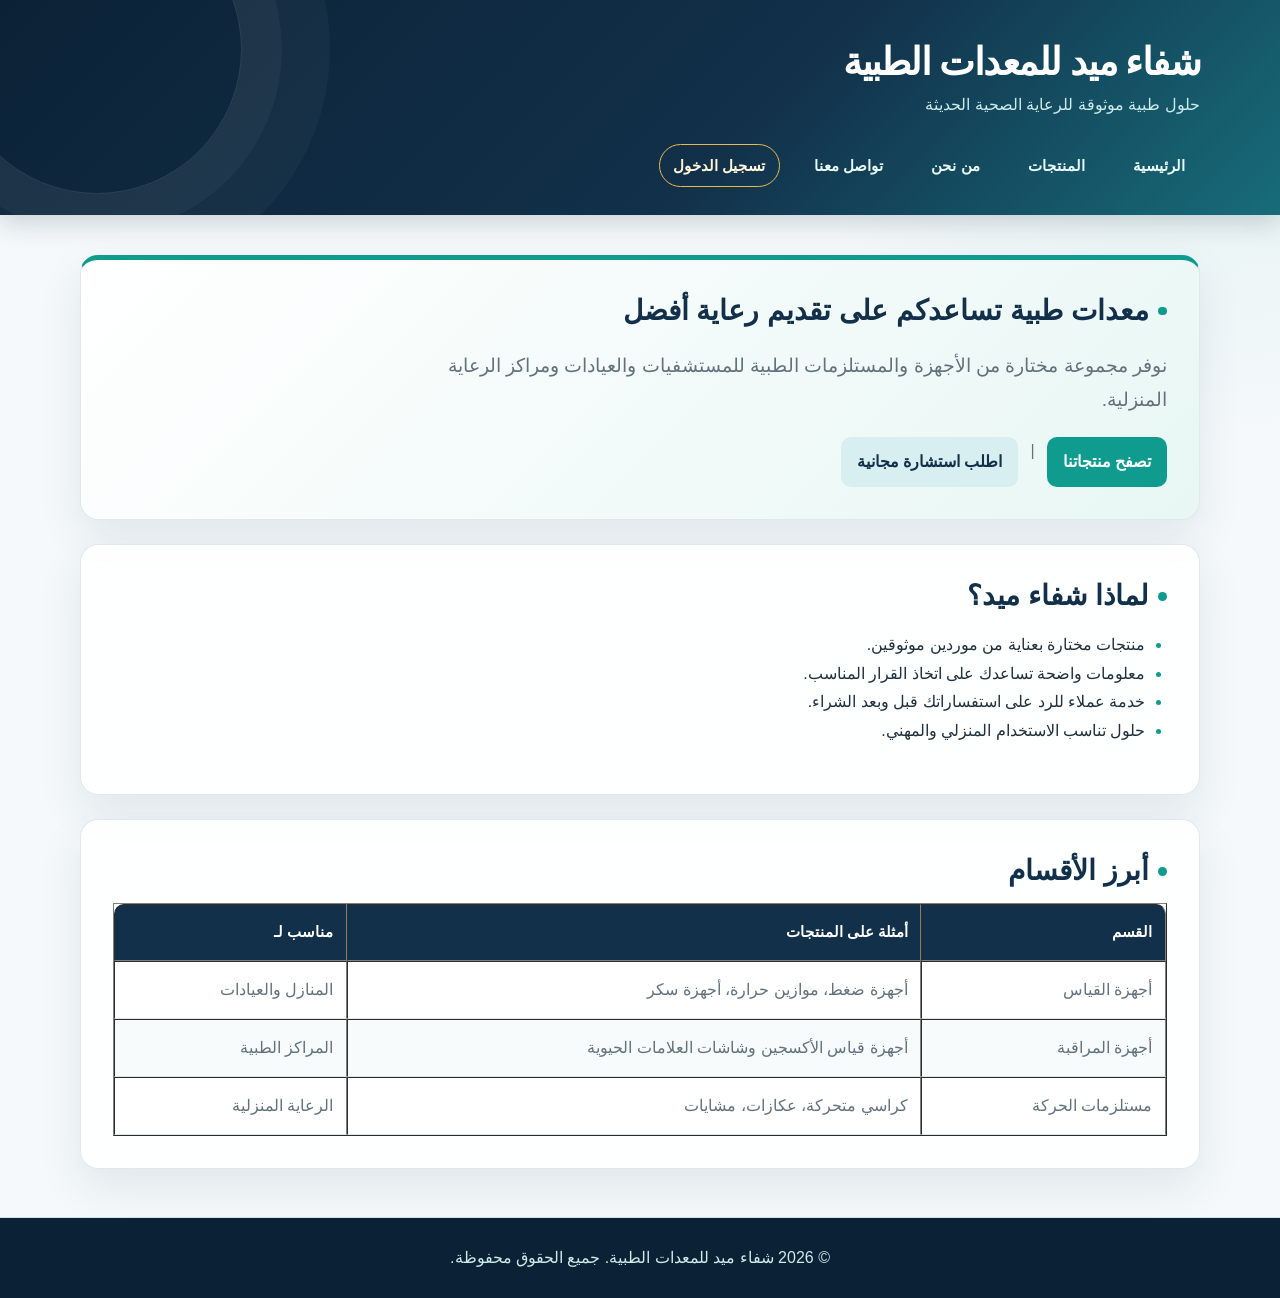
<file: index.html>
<!DOCTYPE html>
<html lang="ar" dir="rtl">
<head>
  <meta charset="UTF-8">
  <meta name="viewport" content="width=device-width, initial-scale=1.0">
  <title>شفاء ميد | الرئيسية</title>
  <link rel="stylesheet" href="styles.css">
</head>
</head>
<body>
  <header>
    <h1>شفاء ميد للمعدات الطبية</h1>
    <p>حلول طبية موثوقة للرعاية الصحية الحديثة</p>
    <nav aria-label="التنقل الرئيسي">
      <a href="index.html">الرئيسية</a> |
      <a href="products.html">المنتجات</a> |
      <a href="about.html">من نحن</a> |
      <a href="contact.html">تواصل معنا</a> |
      <a href="login.html">تسجيل الدخول</a>
    </nav>
  </header>
  <hr>

  <main>
    <section>
      <h2>معدات طبية تساعدكم على تقديم رعاية أفضل</h2>
      <p>نوفر مجموعة مختارة من الأجهزة والمستلزمات الطبية للمستشفيات والعيادات ومراكز الرعاية المنزلية.</p>
      <p><a href="products.html">تصفح منتجاتنا</a> | <a href="contact.html">اطلب استشارة مجانية</a></p>
    </section>

    <section>
      <h2>لماذا شفاء ميد؟</h2>
      <ul>
        <li>منتجات مختارة بعناية من موردين موثوقين.</li>
        <li>معلومات واضحة تساعدك على اتخاذ القرار المناسب.</li>
        <li>خدمة عملاء للرد على استفساراتك قبل وبعد الشراء.</li>
        <li>حلول تناسب الاستخدام المنزلي والمهني.</li>
      </ul>
    </section>

    <section>
      <h2>أبرز الأقسام</h2>
      <table border="1" cellpadding="8">
        <thead>
          <tr><th>القسم</th><th>أمثلة على المنتجات</th><th>مناسب لـ</th></tr>
        </thead>
        <tbody>
          <tr><td>أجهزة القياس</td><td>أجهزة ضغط، موازين حرارة، أجهزة سكر</td><td>المنازل والعيادات</td></tr>
          <tr><td>أجهزة المراقبة</td><td>أجهزة قياس الأكسجين وشاشات العلامات الحيوية</td><td>المراكز الطبية</td></tr>
          <tr><td>مستلزمات الحركة</td><td>كراسي متحركة، عكازات، مشايات</td><td>الرعاية المنزلية</td></tr>
        </tbody>
      </table>
    </section>
  </main>

  <hr>
  <footer>
    <p>© 2026 شفاء ميد للمعدات الطبية. جميع الحقوق محفوظة.</p>
  </footer>
</body>
</html>
</file>
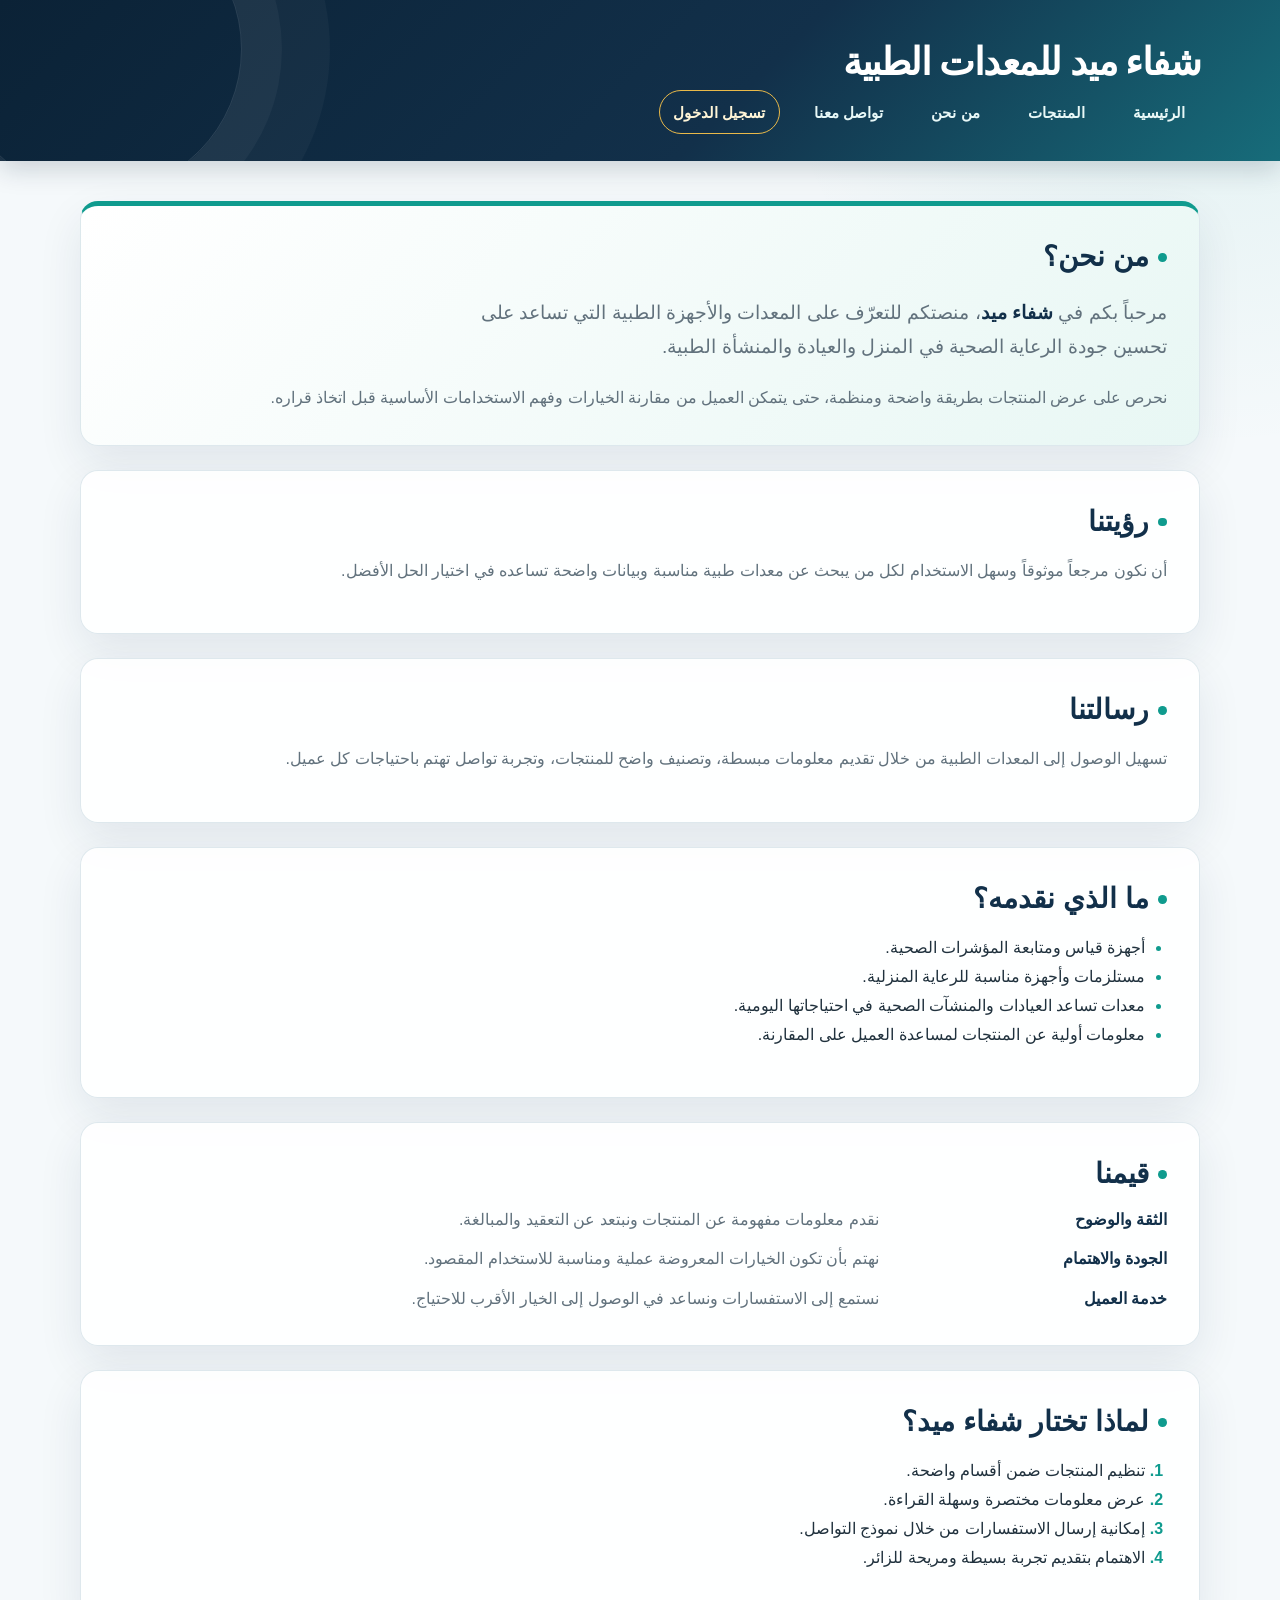
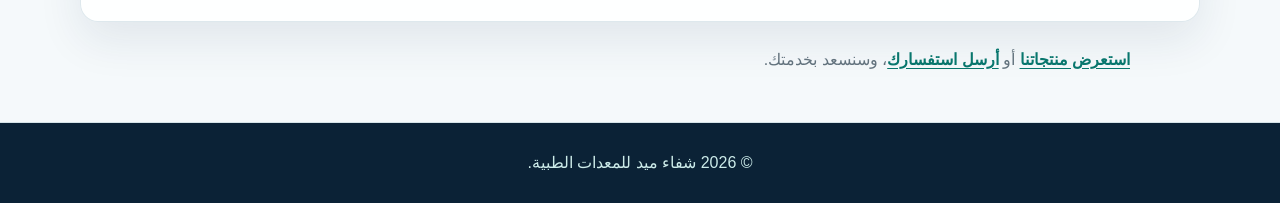
<file: about.html>
<!DOCTYPE html>
<html lang="ar" dir="rtl">
<head>
  <meta charset="UTF-8">
  <meta name="viewport" content="width=device-width, initial-scale=1.0">
  <title>شفاء ميد | من نحن</title>
  <link rel="stylesheet" href="styles.css">
</head>
</head>
<body>
  <header>
    <h1>شفاء ميد للمعدات الطبية</h1>
    <nav aria-label="التنقل الرئيسي">
      <a href="index.html">الرئيسية</a> |
      <a href="products.html">المنتجات</a> |
      <a href="about.html">من نحن</a> |
      <a href="contact.html">تواصل معنا</a> |
      <a href="login.html">تسجيل الدخول</a>
    </nav>
  </header>
  <hr>

  <main>
    <section>
      <h2>من نحن؟</h2>
      <p>مرحباً بكم في <strong>شفاء ميد</strong>، منصتكم للتعرّف على المعدات والأجهزة الطبية التي تساعد على تحسين جودة الرعاية الصحية في المنزل والعيادة والمنشأة الطبية.</p>
      <p>نحرص على عرض المنتجات بطريقة واضحة ومنظمة، حتى يتمكن العميل من مقارنة الخيارات وفهم الاستخدامات الأساسية قبل اتخاذ قراره.</p>
    </section>

    <section>
      <h2>رؤيتنا</h2>
      <p>أن نكون مرجعاً موثوقاً وسهل الاستخدام لكل من يبحث عن معدات طبية مناسبة وبيانات واضحة تساعده في اختيار الحل الأفضل.</p>
    </section>

    <section>
      <h2>رسالتنا</h2>
      <p>تسهيل الوصول إلى المعدات الطبية من خلال تقديم معلومات مبسطة، وتصنيف واضح للمنتجات، وتجربة تواصل تهتم باحتياجات كل عميل.</p>
    </section>

    <section>
      <h2>ما الذي نقدمه؟</h2>
      <ul>
        <li>أجهزة قياس ومتابعة المؤشرات الصحية.</li>
        <li>مستلزمات وأجهزة مناسبة للرعاية المنزلية.</li>
        <li>معدات تساعد العيادات والمنشآت الصحية في احتياجاتها اليومية.</li>
        <li>معلومات أولية عن المنتجات لمساعدة العميل على المقارنة.</li>
      </ul>
    </section>

    <section>
      <h2>قيمنا</h2>
      <dl>
        <dt><strong>الثقة والوضوح</strong></dt>
        <dd>نقدم معلومات مفهومة عن المنتجات ونبتعد عن التعقيد والمبالغة.</dd>
        <dt><strong>الجودة والاهتمام</strong></dt>
        <dd>نهتم بأن تكون الخيارات المعروضة عملية ومناسبة للاستخدام المقصود.</dd>
        <dt><strong>خدمة العميل</strong></dt>
        <dd>نستمع إلى الاستفسارات ونساعد في الوصول إلى الخيار الأقرب للاحتياج.</dd>
      </dl>
    </section>

    <section>
      <h2>لماذا تختار شفاء ميد؟</h2>
      <ol>
        <li>تنظيم المنتجات ضمن أقسام واضحة.</li>
        <li>عرض معلومات مختصرة وسهلة القراءة.</li>
        <li>إمكانية إرسال الاستفسارات من خلال نموذج التواصل.</li>
        <li>الاهتمام بتقديم تجربة بسيطة ومريحة للزائر.</li>
      </ol>
    </section>

    <p><a href="products.html">استعرض منتجاتنا</a> أو <a href="contact.html">أرسل استفسارك</a>، وسنسعد بخدمتك.</p>
  </main>

  <hr>
  <footer><p>© 2026 شفاء ميد للمعدات الطبية.</p></footer>
</body>
</html>
</file>
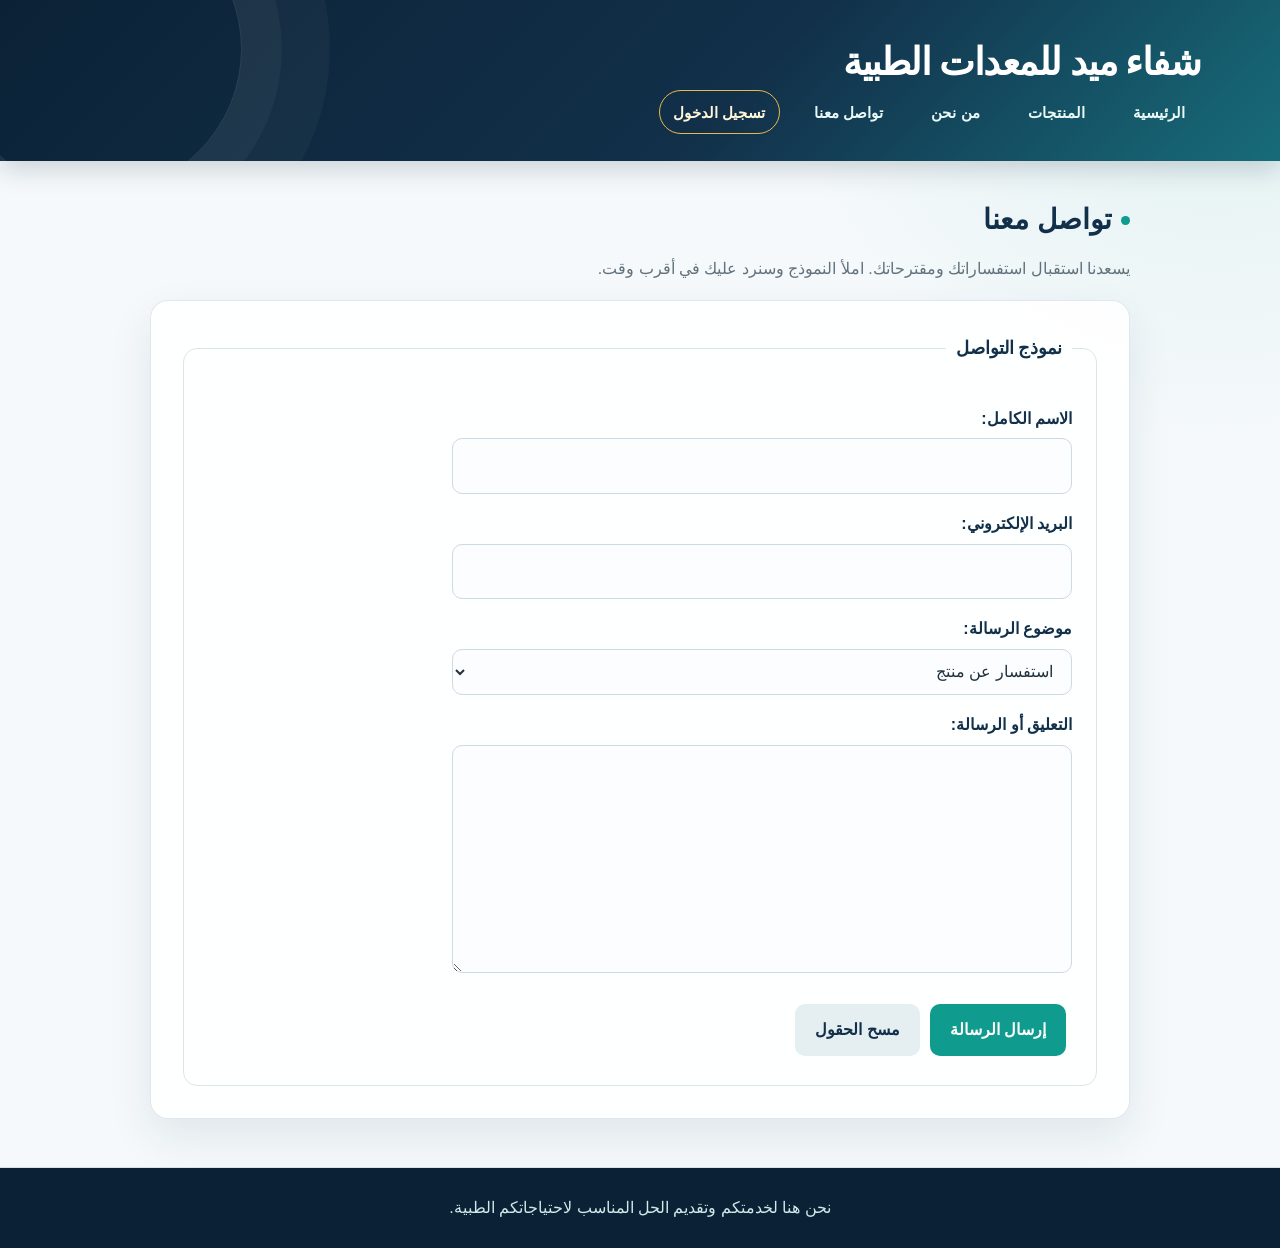
<file: contact.html>
<!DOCTYPE html>
<html lang="ar" dir="rtl">
<head>
  <meta charset="UTF-8">
  <meta name="viewport" content="width=device-width, initial-scale=1.0">
  <title>شفاء ميد | تواصل معنا</title>
  <link rel="stylesheet" href="styles.css">
</head>
</head>
<body>
  <header>
    <h1>شفاء ميد للمعدات الطبية</h1>
    <nav aria-label="التنقل الرئيسي">
      <a href="index.html">الرئيسية</a> |
      <a href="products.html">المنتجات</a> |
      <a href="about.html">من نحن</a> |
      <a href="contact.html">تواصل معنا</a> |
      <a href="login.html">تسجيل الدخول</a>
    </nav>
  </header>
  <hr>

  <main>
    <h2>تواصل معنا</h2>
    <p>يسعدنا استقبال استفساراتك ومقترحاتك. املأ النموذج وسنرد عليك في أقرب وقت.</p>

    <form action="#" method="post">
      <fieldset>
        <legend>نموذج التواصل</legend>
        <p>
          <label for="name">الاسم الكامل:</label><br>
          <input type="text" id="name" name="name" required minlength="3" autocomplete="name">
        </p>
        <p>
          <label for="contact-email">البريد الإلكتروني:</label><br>
          <input type="email" id="contact-email" name="email" required autocomplete="email">
        </p>
        <p>
          <label for="subject">موضوع الرسالة:</label><br>
          <select id="subject" name="subject">
            <option value="product">استفسار عن منتج</option>
            <option value="quote">طلب عرض سعر</option>
            <option value="support">خدمة ما بعد البيع</option>
            <option value="suggestion">اقتراح أو تعليق</option>
          </select>
        </p>
        <p>
          <label for="comment">التعليق أو الرسالة:</label><br>
          <textarea id="comment" name="comment" rows="7" cols="45" required></textarea>
        </p>
        <button type="submit">إرسال الرسالة</button>
        <button type="reset">مسح الحقول</button>
      </fieldset>
    </form>
  </main>

  <hr>
  <footer><p>نحن هنا لخدمتكم وتقديم الحل المناسب لاحتياجاتكم الطبية.</p></footer>
</body>
</html>
</file>
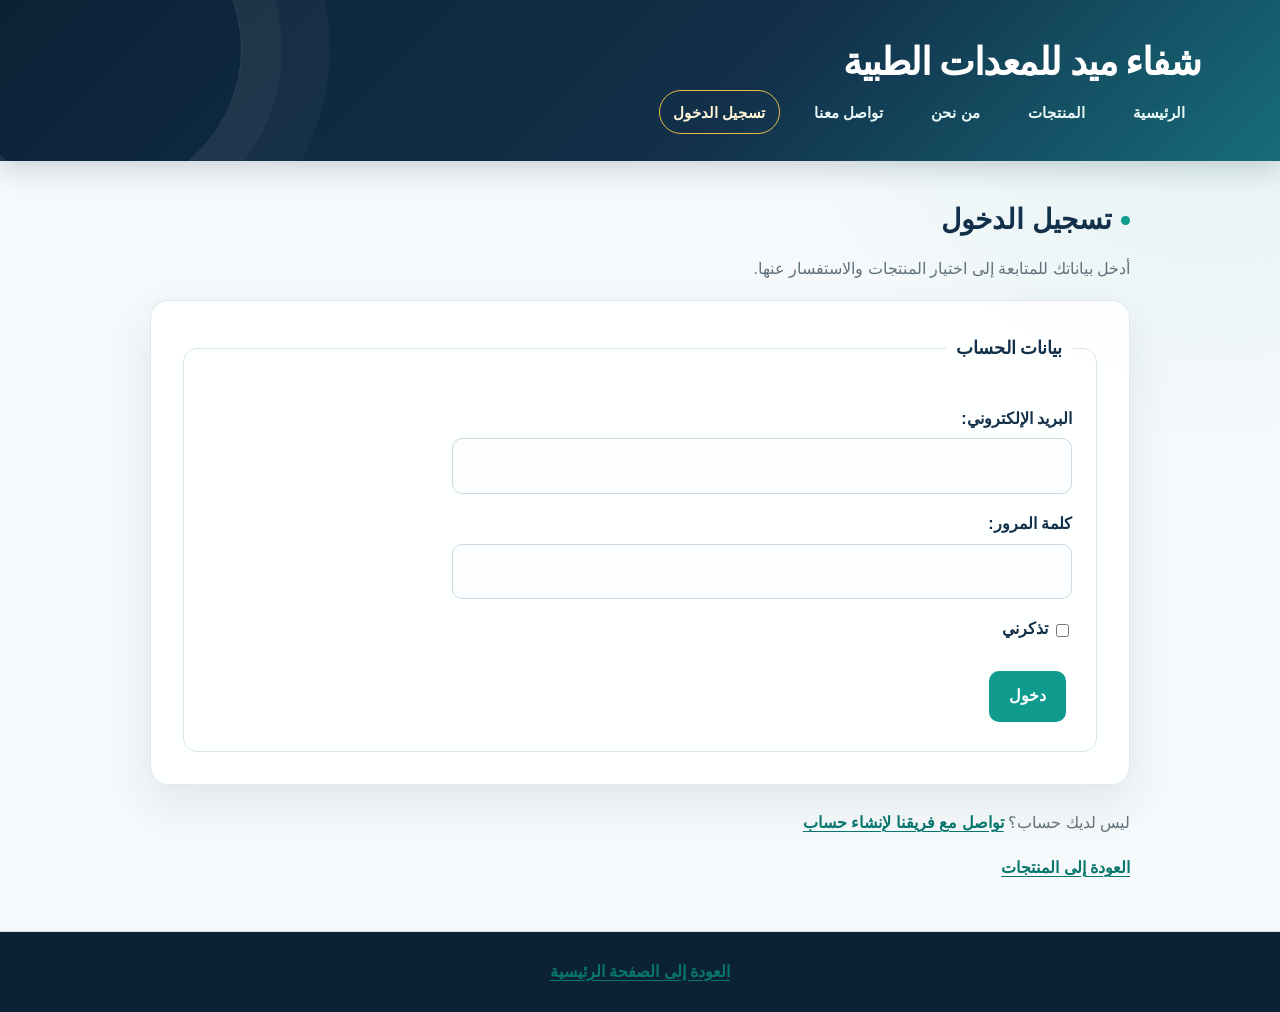
<file: login.html>
<!DOCTYPE html>
<html lang="ar" dir="rtl">
<head>
  <meta charset="UTF-8">
  <meta name="viewport" content="width=device-width, initial-scale=1.0">
  <title>شفاء ميد | تسجيل الدخول</title>
  <link rel="stylesheet" href="styles.css">
</head>
</head>
<body>
  <header>
    <h1>شفاء ميد للمعدات الطبية</h1>
    <nav aria-label="التنقل الرئيسي">
      <a href="index.html">الرئيسية</a> |
      <a href="products.html">المنتجات</a> |
      <a href="about.html">من نحن</a> |
      <a href="contact.html">تواصل معنا</a> |
      <a href="login.html">تسجيل الدخول</a>
    </nav>
  </header>
  <hr>

  <main>
    <h2>تسجيل الدخول</h2>
    <p>أدخل بياناتك للمتابعة إلى اختيار المنتجات والاستفسار عنها.</p>
    <form action="#" method="post">
      <fieldset>
        <legend>بيانات الحساب</legend>
        <p>
          <label for="email">البريد الإلكتروني:</label><br>
          <input type="email" id="email" name="email" required autocomplete="email">
        </p>
        <p>
          <label for="password">كلمة المرور:</label><br>
          <input type="password" id="password" name="password" required minlength="6" autocomplete="current-password">
        </p>
        <p>
          <input type="checkbox" id="remember" name="remember">
          <label for="remember">تذكرني</label>
        </p>
        <button type="submit">دخول</button>
      </fieldset>
    </form>
    <p>ليس لديك حساب؟ <a href="contact.html">تواصل مع فريقنا لإنشاء حساب</a></p>
    <p><a href="products.html">العودة إلى المنتجات</a></p>
  </main>

  <hr>
  <footer><p><a href="index.html">العودة إلى الصفحة الرئيسية</a></p></footer>
</body>
</html>
</file>
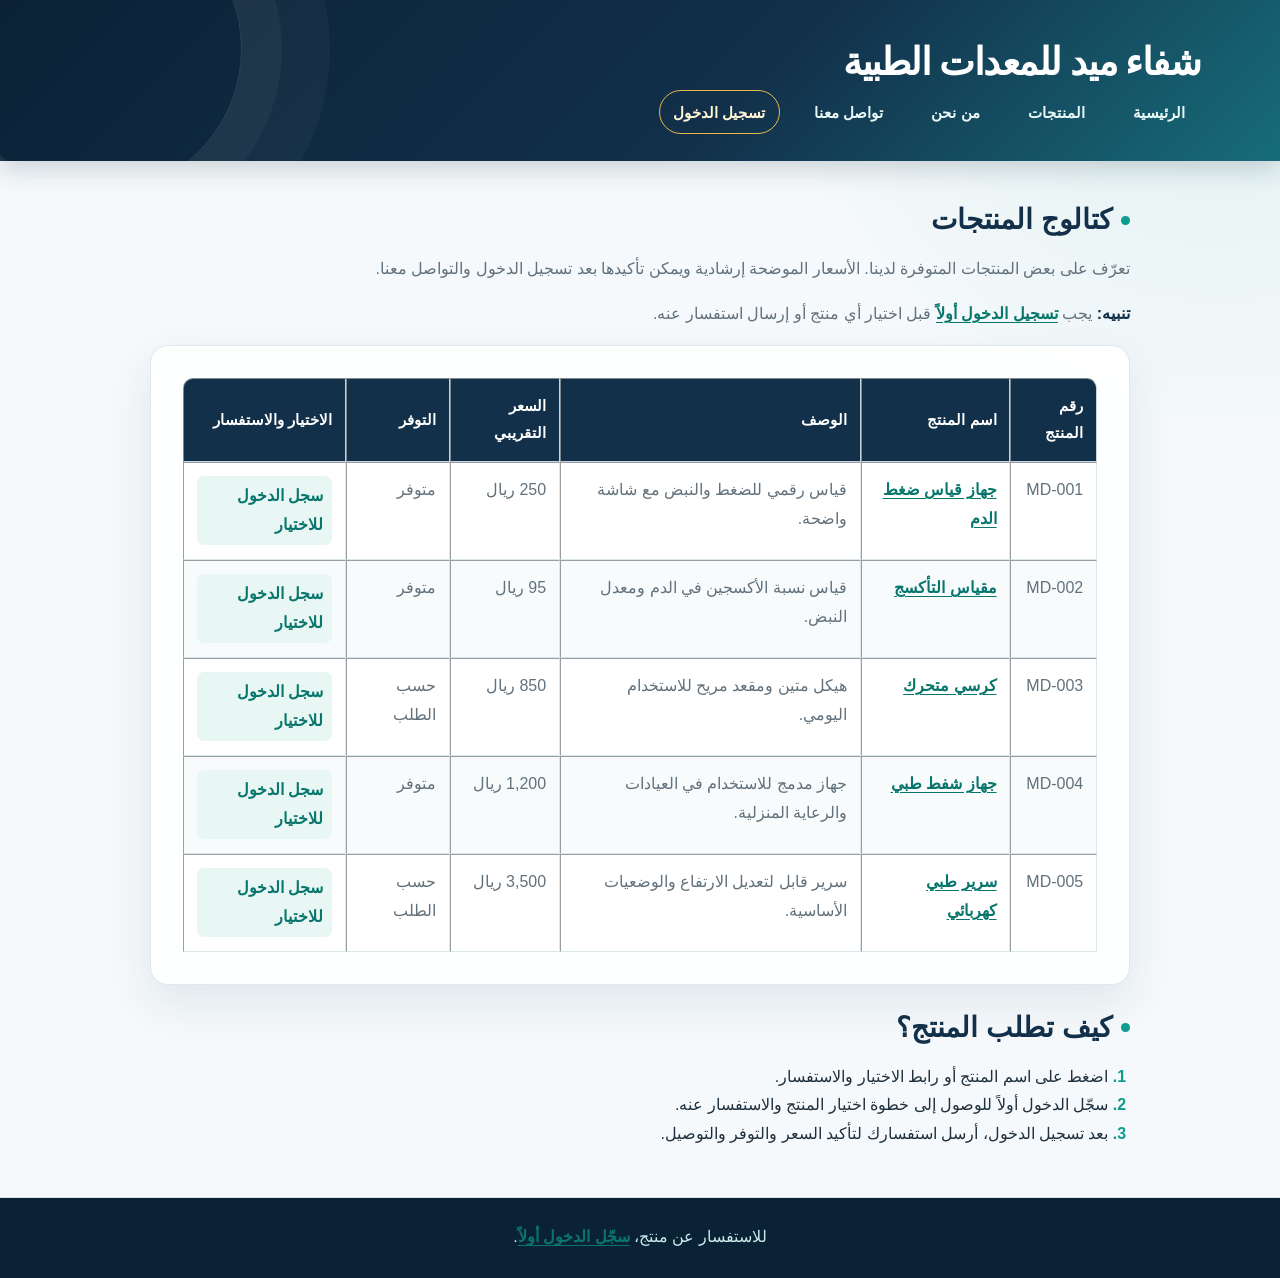
<file: products.html>
<!DOCTYPE html>
<html lang="ar" dir="rtl">
<head>
  <meta charset="UTF-8">
  <meta name="viewport" content="width=device-width, initial-scale=1.0">
  <title>شفاء ميد | المنتجات</title>
  <link rel="stylesheet" href="styles.css">
</head>
  <link rel="stylesheet" href="styles.css">
</head>



</head>
<body>
  <header>
    <h1>شفاء ميد للمعدات الطبية</h1>
    <nav aria-label="التنقل الرئيسي">
      <a href="index.html">الرئيسية</a> |
      <a href="products.html">المنتجات</a> |
      <a href="about.html">من نحن</a> |
      <a href="contact.html">تواصل معنا</a> |
      <a href="login.html">تسجيل الدخول</a>
    </nav>
  </header>
  <hr>

    <main>
      <h2>كتالوج المنتجات</h2>
    <p>تعرّف على بعض المنتجات المتوفرة لدينا. الأسعار الموضحة إرشادية ويمكن تأكيدها بعد تسجيل الدخول والتواصل معنا.</p>
    <p><strong>تنبيه:</strong> يجب <a href="login.html">تسجيل الدخول أولاً</a> قبل اختيار أي منتج أو إرسال استفسار عنه.</p>

    <table border="1" cellpadding="8">
      <thead>
        <tr><th>رقم المنتج</th><th>اسم المنتج</th><th>الوصف</th><th>السعر التقريبي</th><th>التوفر</th><th>الاختيار والاستفسار</th></tr>
      </thead>
      <tbody>
        <tr><td>MD-001</td><td><a href="login.html">جهاز قياس ضغط الدم</a></td><td>قياس رقمي للضغط والنبض مع شاشة واضحة.</td><td>250 ريال</td><td>متوفر</td><td><a href="login.html">سجل الدخول للاختيار</a></td></tr>
        <tr><td>MD-002</td><td><a href="login.html">مقياس التأكسج</a></td><td>قياس نسبة الأكسجين في الدم ومعدل النبض.</td><td>95 ريال</td><td>متوفر</td><td><a href="login.html">سجل الدخول للاختيار</a></td></tr>
        <tr><td>MD-003</td><td><a href="login.html">كرسي متحرك</a></td><td>هيكل متين ومقعد مريح للاستخدام اليومي.</td><td>850 ريال</td><td>حسب الطلب</td><td><a href="login.html">سجل الدخول للاختيار</a></td></tr>
        <tr><td>MD-004</td><td><a href="login.html">جهاز شفط طبي</a></td><td>جهاز مدمج للاستخدام في العيادات والرعاية المنزلية.</td><td>1,200 ريال</td><td>متوفر</td><td><a href="login.html">سجل الدخول للاختيار</a></td></tr>
        <tr><td>MD-005</td><td><a href="login.html">سرير طبي كهربائي</a></td><td>سرير قابل لتعديل الارتفاع والوضعيات الأساسية.</td><td>3,500 ريال</td><td>حسب الطلب</td><td><a href="login.html">سجل الدخول للاختيار</a></td></tr>
      </tbody>
    </table>

    <h2>كيف تطلب المنتج؟</h2>
    <ol>
      <li>اضغط على اسم المنتج أو رابط الاختيار والاستفسار.</li>
      <li>سجّل الدخول أولاً للوصول إلى خطوة اختيار المنتج والاستفسار عنه.</li>
      <li>بعد تسجيل الدخول، أرسل استفسارك لتأكيد السعر والتوفر والتوصيل.</li>
    </ol>
  </main>

  <hr>
  <footer><p>للاستفسار عن منتج، <a href="login.html">سجّل الدخول أولاً</a>.</p></footer>
</body>
</html>
</file>
<file: styles.css>
/* =========================================================
   شفاء ميد | Medical Equipment Website
   المرحلة الثانية: CSS
   تصميم متجاوب للهواتف والأجهزة اللوحية وأجهزة الكمبيوتر
   ========================================================= */

:root {
  --navy: #12304a;
  --navy-deep: #0b2236;
  --teal: #0f9b8e;
  --teal-dark: #08766d;
  --mint: #e8f7f4;
  --sky: #edf7fb;
  --gold: #e9b949;
  --ink: #20313d;
  --muted: #62727d;
  --line: #dbe6eb;
  --surface: #ffffff;
  --background: #f5f9fb;
  --shadow: 0 18px 45px rgba(18, 48, 74, 0.09);
  --radius: 18px;
}

/* أساسيات */
* {
  box-sizing: border-box;
}

html {
  scroll-behavior: smooth;
}

body {
  margin: 0;
  color: var(--ink);
  background:
    radial-gradient(circle at 95% 0%, rgba(15, 155, 142, 0.09), transparent 28rem),
    var(--background);
  font-family: Tahoma, Arial, "Noto Sans Arabic", sans-serif;
  font-size: 16px;
  line-height: 1.8;
}

::selection {
  color: var(--surface);
  background: var(--teal);
}

/* رأس الموقع والتنقل */
header {
  position: relative;
  overflow: hidden;
  padding: 2.4rem max(1.25rem, calc((100% - 1120px) / 2)) 1.7rem;
  color: var(--surface);
  background: linear-gradient(135deg, var(--navy-deep), var(--navy) 58%, #176c7a);
  box-shadow: 0 8px 25px rgba(11, 34, 54, 0.18);
}

header::after {
  position: absolute;
  top: -6rem;
  left: -3rem;
  width: 18rem;
  height: 18rem;
  border: 1px solid rgba(255, 255, 255, 0.12);
  border-radius: 50%;
  box-shadow: 0 0 0 2.5rem rgba(255, 255, 255, 0.04), 0 0 0 5.5rem rgba(255, 255, 255, 0.03);
  content: "";
}

header h1,
header p,
header nav {
  position: relative;
  z-index: 1;
  max-width: 1120px;
  margin-right: auto;
  margin-left: auto;
}

header h1 {
  margin-top: 0;
  margin-bottom: 0.25rem;
  color: #ffffff;
  font-size: clamp(1.65rem, 3vw, 2.55rem);
  line-height: 1.25;
  letter-spacing: -0.04em;
}

header p {
  margin-top: 0;
  margin-bottom: 1.5rem;
  color: #ccebe9;
  font-size: 1.02rem;
}

nav {
  display: flex;
  flex-wrap: wrap;
  gap: 0.45rem 0.6rem;
  align-items: center;
}

nav a {
  display: inline-block;
  padding: 0.45rem 0.85rem;
  border: 1px solid transparent;
  border-radius: 999px;
  color: #e8f8f7;
  font-weight: 700;
  text-decoration: none;
  transition: background-color 180ms ease, border-color 180ms ease, transform 180ms ease;
}

nav a:hover,
nav a:focus-visible {
  border-color: rgba(255, 255, 255, 0.32);
  background: rgba(255, 255, 255, 0.14);
  transform: translateY(-1px);
}

nav a[href="login.html"] {
  border-color: var(--gold);
  color: #fff5d7;
}

hr {
  display: none;
}

/* المحتوى */
main {
  width: min(1120px, calc(100% - 2.5rem));
  min-height: 58vh;
  margin: 2.5rem auto;
}

main > h2,
main > p,
main > ol,
main > ul,
main > dl,
main > form,
main > table {
  max-width: 980px;
  margin-right: auto;
  margin-left: auto;
}

section,
main > form,
main > table {
  margin-bottom: 1.5rem;
  padding: clamp(1.25rem, 3vw, 2rem);
  border: 1px solid rgba(219, 230, 235, 0.9);
  border-radius: var(--radius);
  background: rgba(255, 255, 255, 0.88);
  box-shadow: var(--shadow);
}

main > section:first-child {
  border-top: 5px solid var(--teal);
  background: linear-gradient(135deg, #ffffff, var(--mint));
}

h2 {
  margin-top: 0;
  margin-bottom: 0.8rem;
  color: var(--navy);
  font-size: clamp(1.3rem, 2.2vw, 1.85rem);
  line-height: 1.35;
}

h2::before {
  display: inline-block;
  width: 0.55rem;
  height: 0.55rem;
  margin-left: 0.6rem;
  border-radius: 50%;
  background: var(--teal);
  content: "";
  vertical-align: 0.15em;
}

p {
  color: var(--muted);
}

strong {
  color: var(--navy);
}

a {
  color: var(--teal-dark);
  font-weight: 700;
  text-underline-offset: 3px;
}

a:hover,
a:focus-visible {
  color: var(--navy);
}

/* الصفحة الرئيسية */
main > section:first-child p:first-of-type {
  max-width: 720px;
  font-size: clamp(1.05rem, 2vw, 1.2rem);
}

main > section:first-child p:last-of-type {
  display: flex;
  flex-wrap: wrap;
  gap: 0.75rem;
  margin-bottom: 0;
}

main > section:first-child p:last-of-type a {
  display: inline-block;
  padding: 0.65rem 1rem;
  border-radius: 10px;
  color: var(--surface);
  background: var(--teal);
  text-decoration: none;
  transition: background-color 180ms ease, transform 180ms ease;
}

main > section:first-child p:last-of-type a:last-child {
  color: var(--navy);
  background: #d8eff1;
}

main > section:first-child p:last-of-type a:hover,
main > section:first-child p:last-of-type a:focus-visible {
  background: var(--teal-dark);
  color: var(--surface);
  transform: translateY(-2px);
}

ul,
ol {
  padding-right: 1.35rem;
}

li::marker {
  color: var(--teal);
  font-weight: 700;
}

/* الجداول */
table {
  width: 100%;
  border-collapse: separate;
  border-spacing: 0;
  overflow: hidden;
  text-align: right;
}

thead th {
  padding: 0.9rem 0.8rem;
  color: var(--surface);
  background: var(--navy);
  font-size: 0.92rem;
}

thead th:first-child {
  border-top-right-radius: 10px;
}

thead th:last-child {
  border-top-left-radius: 10px;
}

tbody td {
  padding: 0.85rem 0.8rem;
  border-bottom: 1px solid var(--line);
  color: var(--muted);
  background: var(--surface);
  vertical-align: top;
}

tbody tr:nth-child(even) td {
  background: #f7fbfc;
}

tbody tr:hover td {
  background: var(--mint);
}

tbody td a {
  color: var(--teal-dark);
}

/* النماذج */
fieldset {
  margin: 0;
  padding: clamp(1rem, 3vw, 1.5rem);
  border: 1px solid var(--line);
  border-radius: 14px;
}

legend {
  padding: 0 0.6rem;
  color: var(--navy);
  font-size: 1.1rem;
  font-weight: 700;
}

label {
  display: inline-block;
  margin-bottom: 0.3rem;
  color: var(--navy);
  font-weight: 700;
}

input,
select,
textarea {
  width: 100%;
  max-width: 620px;
  padding: 0.78rem 0.9rem;
  border: 1px solid #cbdbe1;
  border-radius: 10px;
  color: var(--ink);
  background: #fbfdfe;
  font: inherit;
  transition: border-color 180ms ease, box-shadow 180ms ease, background-color 180ms ease;
}

input:focus,
select:focus,
textarea:focus {
  border-color: var(--teal);
  outline: none;
  background: var(--surface);
  box-shadow: 0 0 0 4px rgba(15, 155, 142, 0.13);
}

input[type="checkbox"] {
  width: auto;
  accent-color: var(--teal);
  vertical-align: middle;
}

button {
  margin: 0.35rem 0.35rem 0.35rem 0;
  padding: 0.7rem 1.25rem;
  border: 0;
  border-radius: 10px;
  color: var(--surface);
  background: var(--teal);
  cursor: pointer;
  font: inherit;
  font-weight: 700;
  transition: background-color 180ms ease, transform 180ms ease, box-shadow 180ms ease;
}

button[type="reset"] {
  color: var(--navy);
  background: #e5eef1;
}

button:hover,
button:focus-visible {
  background: var(--teal-dark);
  box-shadow: 0 8px 18px rgba(8, 118, 109, 0.2);
  transform: translateY(-2px);
}

button[type="reset"]:hover,
button[type="reset"]:focus-visible {
  color: var(--navy);
  background: #d2e1e6;
}

/* صفحة من نحن والتفاصيل */
dl {
  display: grid;
  grid-template-columns: minmax(9rem, 0.35fr) 1fr;
  gap: 0.65rem 1.25rem;
  margin: 0;
}

dt {
  color: var(--teal-dark);
  font-weight: 700;
}

dd {
  margin: 0;
  color: var(--muted);
}

address {
  color: var(--muted);
  font-style: normal;
}

/* التذييل */
footer {
  margin-top: 3rem;
  padding: 1.6rem max(1.25rem, calc((100% - 1120px) / 2));
  border-top: 1px solid #d5e3e8;
  color: #ccebe9;
  background: var(--navy-deep);
  text-align: center;
}

footer p {
  margin: 0;
  color: #ccebe9;
}

/* الشاشات المتوسطة */
@media (max-width: 800px) {
  main {
    width: min(100% - 1.5rem, 680px);
    margin-top: 1.5rem;
  }

  header {
    padding-right: 1rem;
    padding-left: 1rem;
  }

  header h1,
  header p,
  header nav {
    max-width: 680px;
  }

  table {
    display: block;
    overflow-x: auto;
    white-space: nowrap;
  }

  thead th,
  tbody td {
    min-width: 125px;
  }
}

/* الهواتف */
@media (max-width: 520px) {
  body {
    font-size: 15px;
  }

  header {
    padding-top: 1.6rem;
    padding-bottom: 1.25rem;
  }

  header h1 {
    font-size: 1.55rem;
  }

  header p {
    margin-bottom: 1rem;
    font-size: 0.92rem;
  }

  nav {
    display: flex;
    flex-wrap: nowrap;
    justify-content: flex-start;
    overflow-x: visible;
    padding-bottom: 0;
    gap: 0.18rem;
  }

  nav a {
    border-color: rgba(255, 255, 255, 0.15);
    flex: 0 0 auto;
    white-space: nowrap;
    padding: 0.3rem clamp(0.2rem, 1.2vw, 0.65rem);
    font-size: clamp(0.68rem, 2.45vw, 0.9rem);
    text-align: center;
  }

  main {
    width: calc(100% - 1rem);
    margin-top: 1rem;
  }

  section,
  main > form,
  main > table {
    padding: 1rem;
    border-radius: 14px;
  }

  main > section:first-child p:last-of-type {
    display: grid;
  }

  main > section:first-child p:last-of-type a {
    text-align: center;
  }

  dl {
    display: block;
  }

  dt {
    margin-top: 0.9rem;
  }

  dd {
    margin-top: 0.2rem;
  }

  input,
  select,
  textarea {
    max-width: 100%;
  }

  button {
    width: 100%;
    margin: 0.35rem 0;
  }
}

/* =========================================================
   تحسينات الاستجابة النهائية
   ========================================================= */

/* إخفاء الفواصل النصية القديمة داخل شريط التنقل مع إبقاء الروابط واضحة */
nav {
  font-size: 0;
}

nav a {
  font-size: 0.95rem;
}

/* تحسين عرض الجداول على الأجهزة الصغيرة: تتحول إلى بطاقات */
@media (max-width: 640px) {
  main > table,
  main > section table {
    display: block;
    width: 100%;
    overflow: visible;
    border-spacing: 0;
    white-space: normal;
  }

  main > table thead,
  main > section table thead {
    display: none;
  }

  main > table tbody,
  main > table tr,
  main > table td,
  main > section table tbody,
  main > section table tr,
  main > section table td {
    display: block;
    width: 100%;
  }

  main > table tr,
  main > section table tr {
    margin-bottom: 1rem;
    overflow: hidden;
    border: 1px solid var(--line);
    border-radius: 14px;
    background: var(--surface);
    box-shadow: 0 8px 20px rgba(18, 48, 74, 0.06);
  }

  main > table tbody td,
  main > section table tbody td {
    display: grid;
    grid-template-columns: minmax(6.8rem, 0.38fr) 1fr;
    gap: 0.7rem;
    align-items: start;
    min-width: 0;
    padding: 0.72rem 0.8rem;
    border-bottom: 1px solid #edf2f4;
    overflow-wrap: anywhere;
  }

  main > table tbody td:last-child,
  main > section table tbody td:last-child {
    border-bottom: 0;
  }

  main > table tbody td::before,
  main > section table tbody td::before {
    color: var(--navy);
    font-size: 0.78rem;
    font-weight: 700;
  }

  /* عناوين جدول الصفحة الرئيسية */
  main > section table tbody td:nth-child(1)::before { content: "القسم"; }
  main > section table tbody td:nth-child(2)::before { content: "أمثلة"; }
  main > section table tbody td:nth-child(3)::before { content: "مناسب لـ"; }

  /* عناوين جدول المنتجات */
  main > table tbody td:nth-child(1)::before { content: "رقم المنتج"; }
  main > table tbody td:nth-child(2)::before { content: "اسم المنتج"; }
  main > table tbody td:nth-child(3)::before { content: "الوصف"; }
  main > table tbody td:nth-child(4)::before { content: "السعر"; }
  main > table tbody td:nth-child(5)::before { content: "التوفر"; }
  main > table tbody td:nth-child(6)::before { content: "الإجراء"; }

  main > table tbody td a {
    display: inline-block;
  }
}

@media (min-width: 641px) {
  main > table tbody td:last-child a {
    display: inline-block;
    padding: 0.35rem 0.55rem;
    border-radius: 7px;
    background: var(--mint);
    text-decoration: none;
  }
}

/* شاشات الهاتف الضيقة جداً */
@media (max-width: 360px) {
  nav {
    display: flex;
    flex-wrap: nowrap;
  }

  nav a {
    padding-right: 0.18rem;
    padding-left: 0.18rem;
    font-size: 0.66rem;
  }

  main > table tbody td,
  main > section table tbody td {
    grid-template-columns: 1fr;
    gap: 0.15rem;
  }

  main > table tbody td::before,
  main > section table tbody td::before {
    font-size: 0.72rem;
  }
}
</file>
